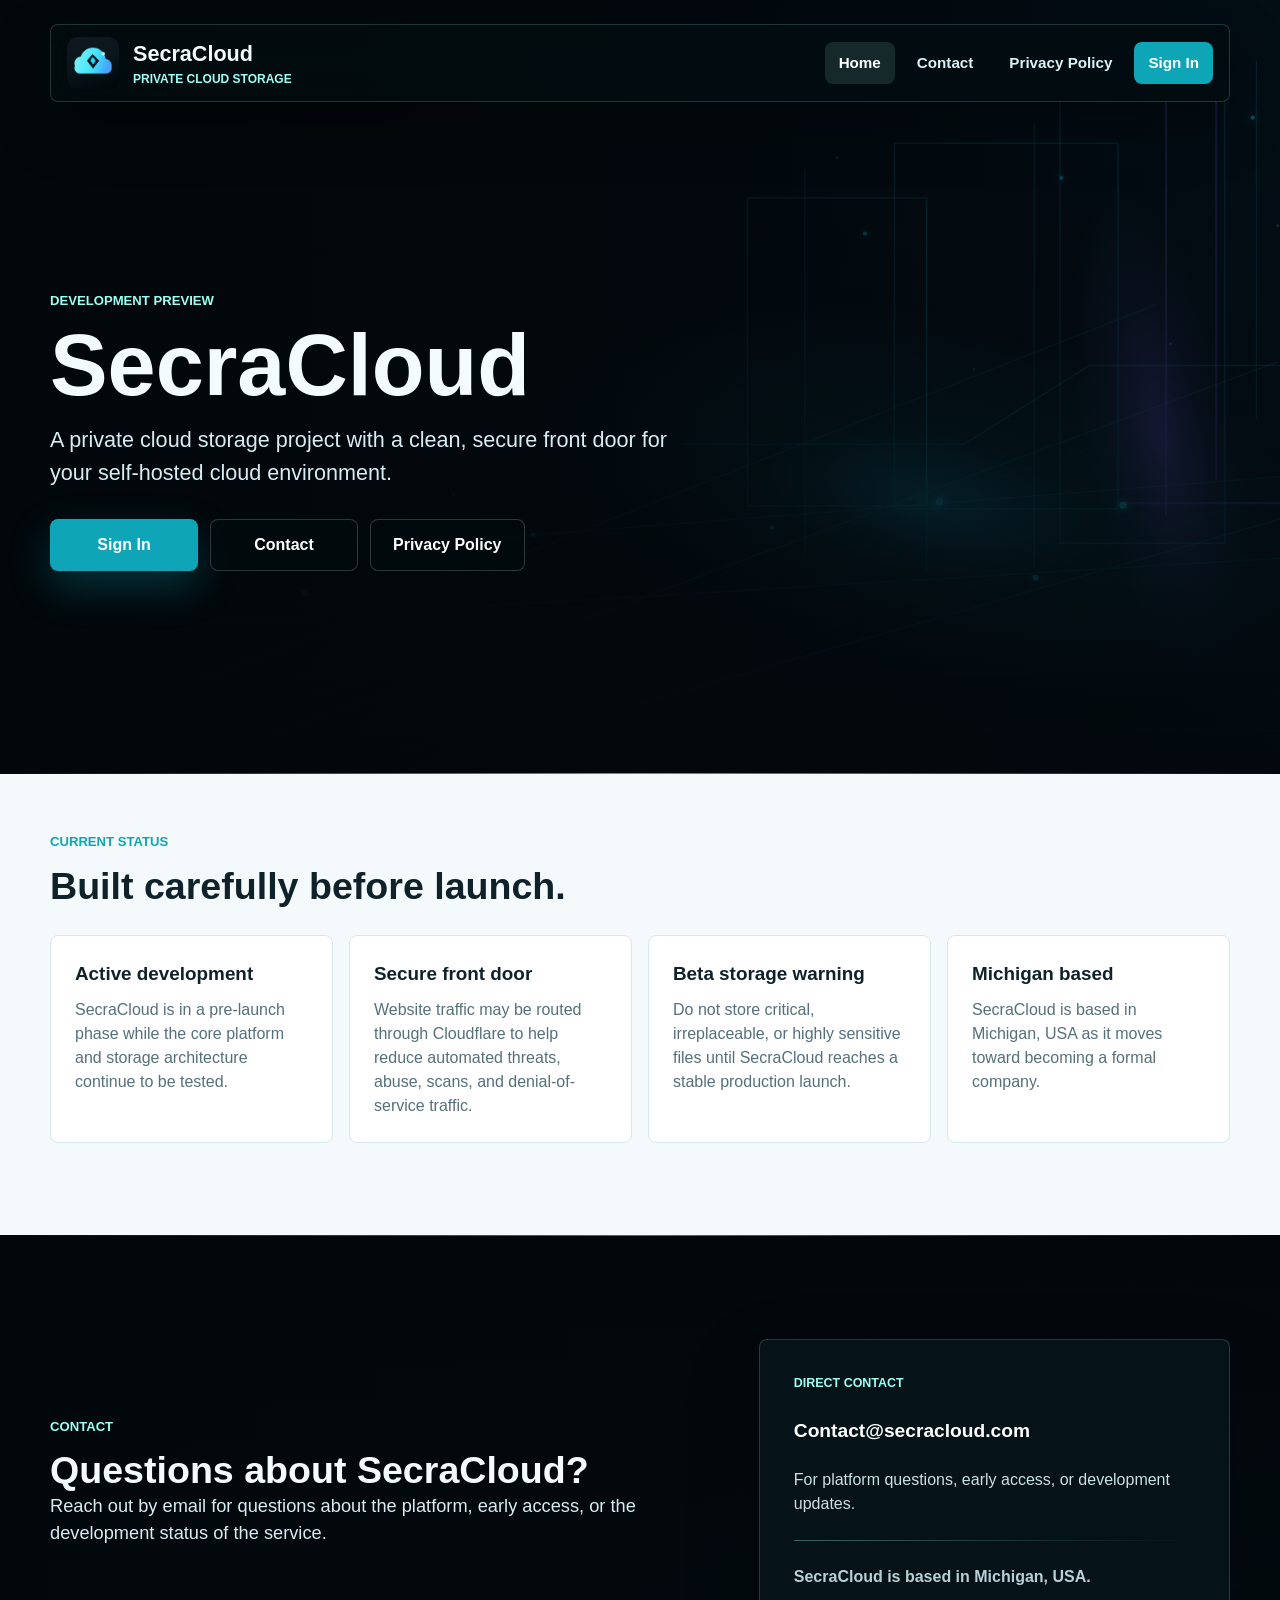
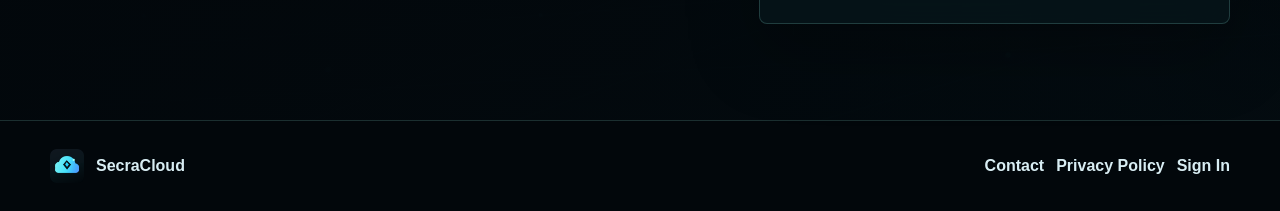
<file: index.html>
<!doctype html>
<html lang="en">
  <head>
    <meta charset="utf-8">
    <meta name="viewport" content="width=device-width, initial-scale=1">
    <title>SecraCloud</title>
    <meta
      name="description"
      content="SecraCloud is a private cloud storage project currently in active development."
    >
    <link rel="icon" href="assets/favicon.png" type="image/png">
    <link rel="alternate icon" href="assets/favicon.svg" type="image/svg+xml">
    <link rel="stylesheet" href="styles.css">
  </head>
  <body>
    <header class="site-header">
      <nav class="nav-shell" aria-label="Primary navigation">
        <a class="brand" href="index.html" aria-label="SecraCloud home">
          <img src="assets/favicon.png" alt="" width="52" height="52">
          <span>
            <span class="brand-name">SecraCloud</span>
            <span class="brand-tagline">Private cloud storage</span>
          </span>
        </a>
        <div class="nav-links">
          <a aria-current="page" href="index.html">Home</a>
          <a href="#contact">Contact</a>
          <a href="privacy.html">Privacy Policy</a>
          <a class="nav-action" href="https://cloud.secracloud.com">Sign In</a>
        </div>
      </nav>
    </header>

    <main>
      <section class="hero" aria-labelledby="home-title">
        <div class="hero-inner">
          <p class="eyebrow">Development preview</p>
          <h1 id="home-title">SecraCloud</h1>
          <p class="hero-copy">
            A private cloud storage project with a clean, secure front door for
            your self-hosted cloud environment.
          </p>
          <div class="hero-actions">
            <a class="button button-primary" href="https://cloud.secracloud.com">Sign In</a>
            <a class="button button-secondary" href="mailto:Gabrielconway@secracloud.com?subject=SecraCloud%20Inquiry">Contact</a>
            <a class="button button-secondary" href="privacy.html">Privacy Policy</a>
          </div>
        </div>
      </section>

      <section class="status-band" aria-labelledby="status-title">
        <div class="content-wrap">
          <div class="section-heading">
            <p class="eyebrow dark">Current status</p>
            <h2 id="status-title">Built carefully before launch.</h2>
          </div>
          <div class="signal-grid">
            <article class="signal-card">
              <h3>Active development</h3>
              <p>
                SecraCloud is in a pre-launch phase while the core platform and
                storage architecture continue to be tested.
              </p>
            </article>
            <article class="signal-card">
              <h3>Secure front door</h3>
              <p>
                Website traffic may be routed through Cloudflare to help reduce
                automated threats, abuse, scans, and denial-of-service traffic.
              </p>
            </article>
            <article class="signal-card">
              <h3>Beta storage warning</h3>
              <p>
                Do not store critical, irreplaceable, or highly sensitive files
                until SecraCloud reaches a stable production launch.
              </p>
            </article>
            <article class="signal-card">
              <h3>Michigan based</h3>
              <p>
                SecraCloud is based in Michigan, USA as it moves toward becoming
                a formal company.
              </p>
            </article>
          </div>
        </div>
      </section>

      <section class="contact-band" id="contact" aria-labelledby="contact-title">
        <div class="content-wrap contact-layout">
          <div class="section-heading">
            <p class="eyebrow">Contact</p>
            <h2 id="contact-title">Questions about SecraCloud?</h2>
            <p>
              Reach out by email for questions about the platform, early access,
              or the development status of the service.
            </p>
          </div>
          <div class="contact-panel">
            <p class="contact-label">Direct contact</p>
            <a class="contact-email" href="mailto:Contact@secracloud.com?subject=SecraCloud%20Inquiry">
              Contact@secracloud.com
            </a>
            <p class="contact-note">
              For platform questions, early access, or development updates.
            </p>
            <div class="contact-divider" aria-hidden="true"></div>
            <p class="contact-meta">SecraCloud is based in Michigan, USA.</p>
          </div>
        </div>
      </section>
    </main>

    <footer class="site-footer">
      <div class="footer-inner">
        <a class="footer-brand" href="index.html">
          <img src="assets/favicon.png" alt="" width="34" height="34">
          <span>SecraCloud</span>
        </a>
        <div class="footer-links">
          <a href="#contact">Contact</a>
          <a href="privacy.html">Privacy Policy</a>
          <a href="https://cloud.secracloud.com">Sign In</a>
        </div>
      </div>
    </footer>
  </body>
</html>
</file>
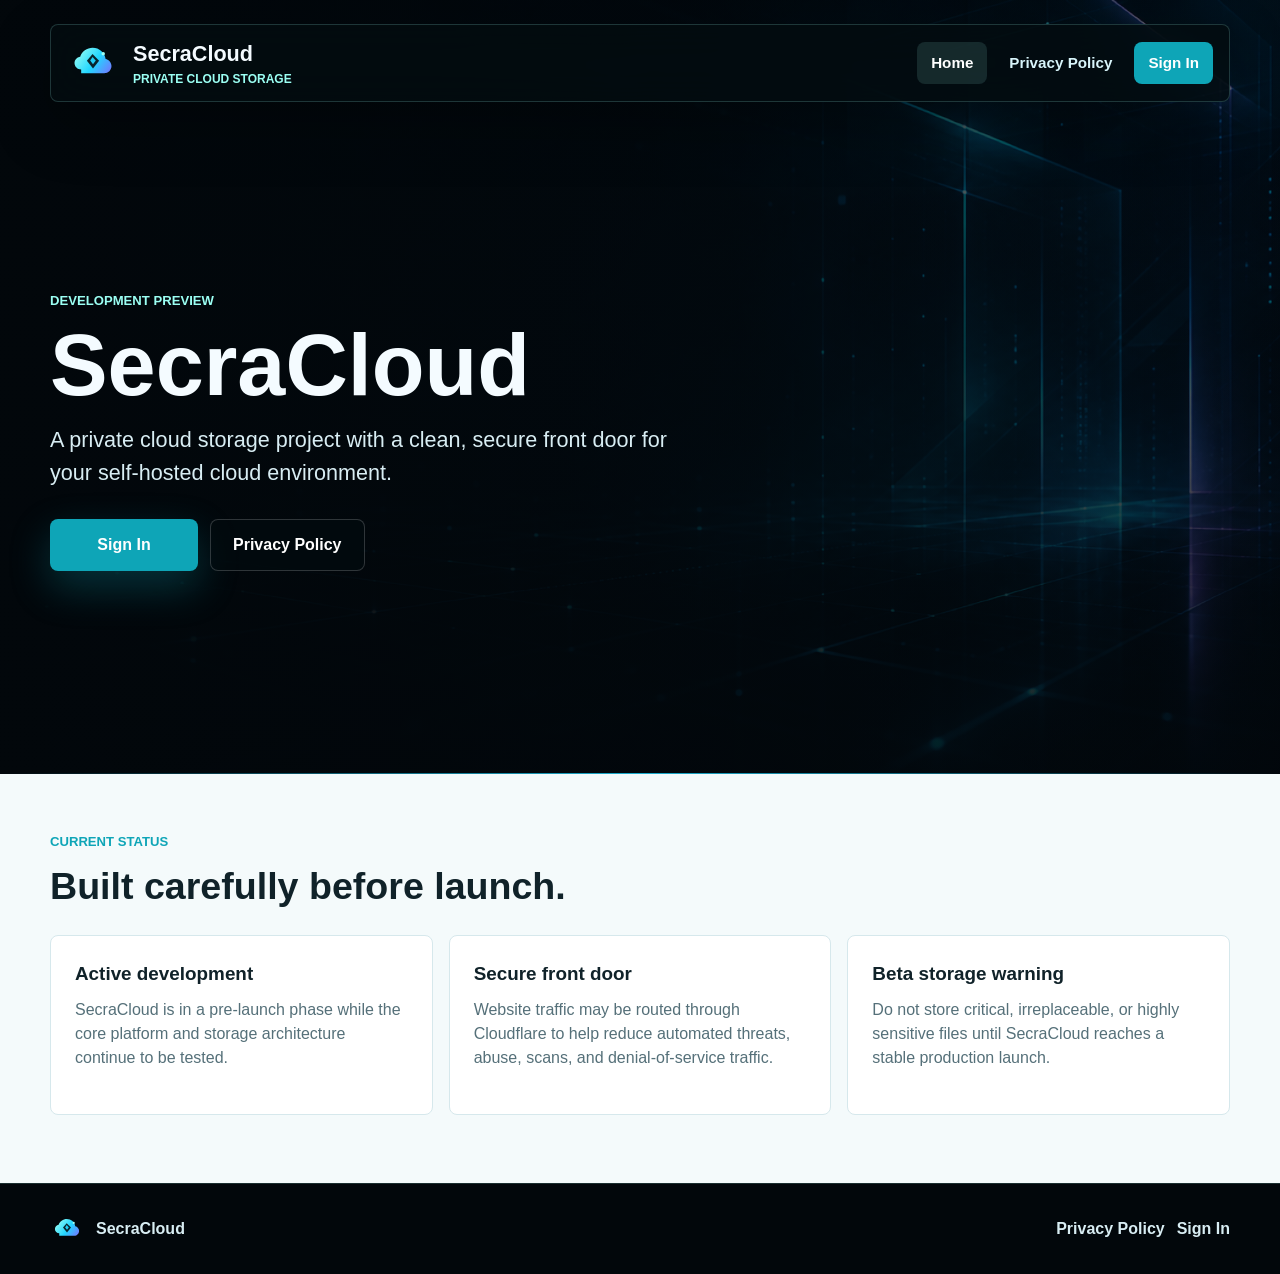
<file: secracloud-github-pages-site/index.html>
<!doctype html>
<html lang="en">
  <head>
    <meta charset="utf-8">
    <meta name="viewport" content="width=device-width, initial-scale=1">
    <title>SecraCloud</title>
    <meta
      name="description"
      content="SecraCloud is a private cloud storage project currently in active development."
    >
    <link rel="icon" href="assets/favicon.svg" type="image/svg+xml">
    <link rel="alternate icon" href="assets/favicon-32.png" type="image/png">
    <link rel="stylesheet" href="styles.css">
  </head>
  <body>
    <header class="site-header">
      <nav class="nav-shell" aria-label="Primary navigation">
        <a class="brand" href="index.html" aria-label="SecraCloud home">
          <img src="assets/secracloud-mark.svg" alt="" width="52" height="52">
          <span>
            <span class="brand-name">SecraCloud</span>
            <span class="brand-tagline">Private cloud storage</span>
          </span>
        </a>
        <div class="nav-links">
          <a aria-current="page" href="index.html">Home</a>
          <a href="privacy.html">Privacy Policy</a>
          <a class="nav-action" href="https://cloud.secracloud.com">Sign In</a>
        </div>
      </nav>
    </header>

    <main>
      <section class="hero" aria-labelledby="home-title">
        <div class="hero-inner">
          <p class="eyebrow">Development preview</p>
          <h1 id="home-title">SecraCloud</h1>
          <p class="hero-copy">
            A private cloud storage project with a clean, secure front door for
            your self-hosted cloud environment.
          </p>
          <div class="hero-actions">
            <a class="button button-primary" href="https://cloud.secracloud.com">Sign In</a>
            <a class="button button-secondary" href="privacy.html">Privacy Policy</a>
          </div>
        </div>
      </section>

      <section class="status-band" aria-labelledby="status-title">
        <div class="content-wrap">
          <div class="section-heading">
            <p class="eyebrow dark">Current status</p>
            <h2 id="status-title">Built carefully before launch.</h2>
          </div>
          <div class="signal-grid">
            <article class="signal-card">
              <h3>Active development</h3>
              <p>
                SecraCloud is in a pre-launch phase while the core platform and
                storage architecture continue to be tested.
              </p>
            </article>
            <article class="signal-card">
              <h3>Secure front door</h3>
              <p>
                Website traffic may be routed through Cloudflare to help reduce
                automated threats, abuse, scans, and denial-of-service traffic.
              </p>
            </article>
            <article class="signal-card">
              <h3>Beta storage warning</h3>
              <p>
                Do not store critical, irreplaceable, or highly sensitive files
                until SecraCloud reaches a stable production launch.
              </p>
            </article>
          </div>
        </div>
      </section>
    </main>

    <footer class="site-footer">
      <div class="footer-inner">
        <a class="footer-brand" href="index.html">
          <img src="assets/secracloud-mark.svg" alt="" width="34" height="34">
          <span>SecraCloud</span>
        </a>
        <div class="footer-links">
          <a href="privacy.html">Privacy Policy</a>
          <a href="https://cloud.secracloud.com">Sign In</a>
        </div>
      </div>
    </footer>
  </body>
</html>
</file>
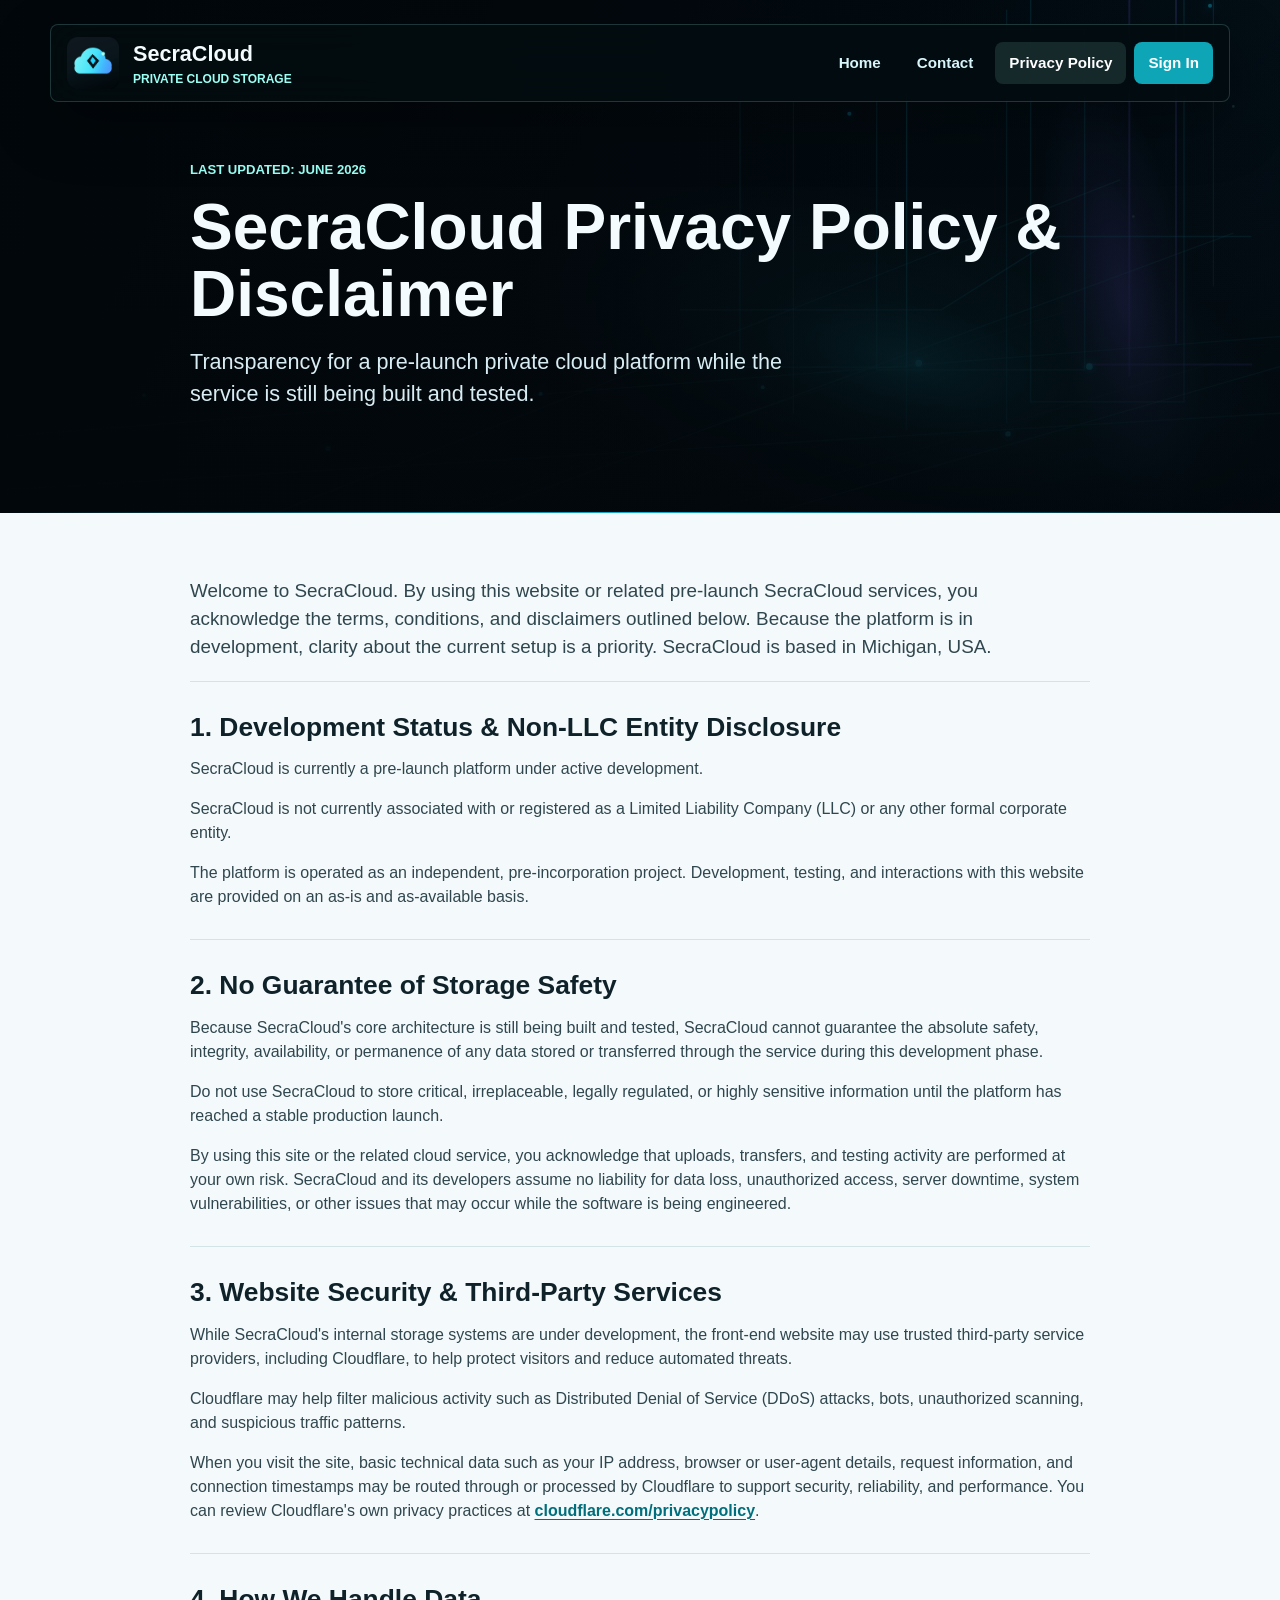
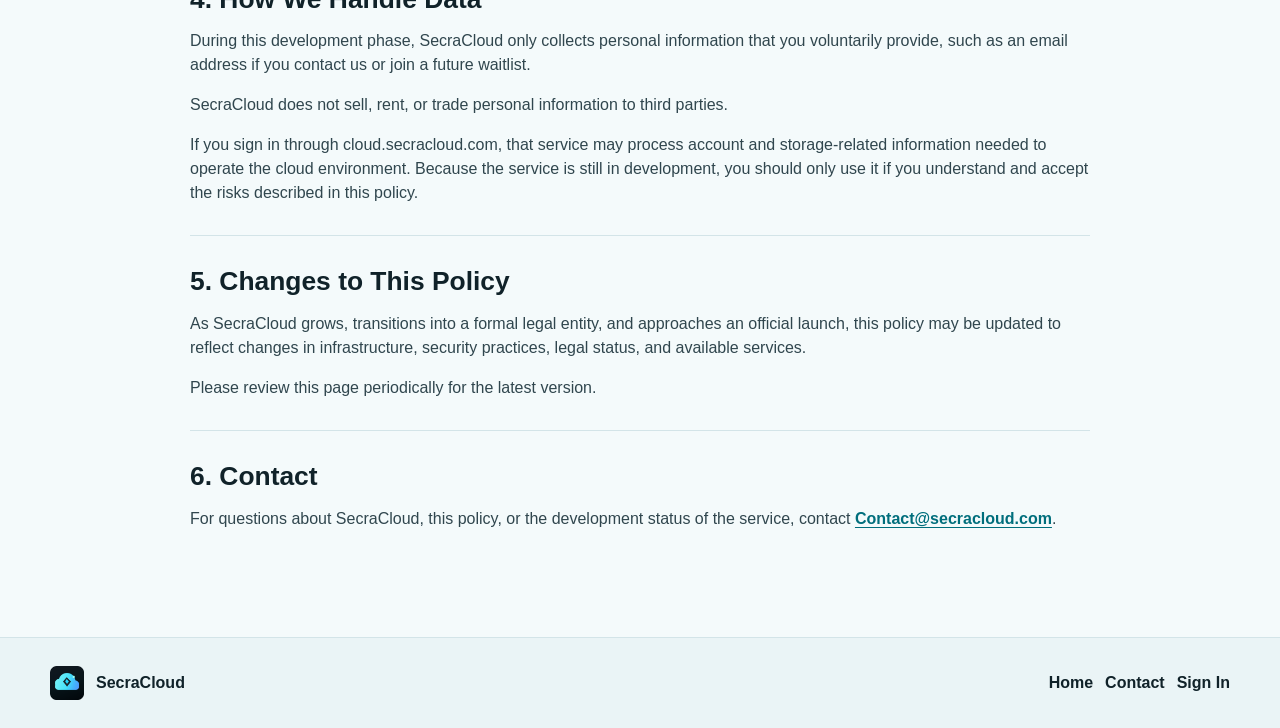
<file: privacy.html>
<!doctype html>
<html lang="en">
  <head>
    <meta charset="utf-8">
    <meta name="viewport" content="width=device-width, initial-scale=1">
    <title>Privacy Policy | SecraCloud</title>
    <meta
      name="description"
      content="SecraCloud privacy policy and development-phase disclaimer."
    >
    <link rel="icon" href="assets/favicon.png" type="image/png">
    <link rel="alternate icon" href="assets/favicon.svg" type="image/svg+xml">
    <link rel="stylesheet" href="styles.css">
  </head>
  <body class="policy-page">
    <header class="site-header">
      <nav class="nav-shell" aria-label="Primary navigation">
        <a class="brand" href="index.html" aria-label="SecraCloud home">
          <img src="assets/favicon.png" alt="" width="52" height="52">
          <span>
            <span class="brand-name">SecraCloud</span>
            <span class="brand-tagline">Private cloud storage</span>
          </span>
        </a>
        <div class="nav-links">
          <a href="index.html">Home</a>
          <a href="index.html#contact">Contact</a>
          <a aria-current="page" href="privacy.html">Privacy Policy</a>
          <a class="nav-action" href="https://cloud.secracloud.com">Sign In</a>
        </div>
      </nav>
    </header>

    <main>
      <section class="page-hero" aria-labelledby="policy-title">
        <div class="hero-inner compact">
          <p class="eyebrow">Last updated: June 2026</p>
          <h1 id="policy-title">SecraCloud Privacy Policy &amp; Disclaimer</h1>
          <p class="hero-copy">
            Transparency for a pre-launch private cloud platform while the
            service is still being built and tested.
          </p>
        </div>
      </section>

      <article class="policy-main">
        <div class="policy-content">
          <p class="policy-intro">
            Welcome to SecraCloud. By using this website or related pre-launch
            SecraCloud services, you acknowledge the terms, conditions, and
            disclaimers outlined below. Because the platform is in development,
            clarity about the current setup is a priority. SecraCloud is based
            in Michigan, USA.
          </p>

          <section class="policy-section">
            <h2>1. Development Status &amp; Non-LLC Entity Disclosure</h2>
            <p>
              SecraCloud is currently a pre-launch platform under active
              development.
            </p>
            <p>
              SecraCloud is not currently associated with or registered as a
              Limited Liability Company (LLC) or any other formal corporate
              entity.
            </p>
            <p>
              The platform is operated as an independent, pre-incorporation
              project. Development, testing, and interactions with this website
              are provided on an as-is and as-available basis.
            </p>
          </section>

          <section class="policy-section">
            <h2>2. No Guarantee of Storage Safety</h2>
            <p>
              Because SecraCloud's core architecture is still being built and
              tested, SecraCloud cannot guarantee the absolute safety, integrity,
              availability, or permanence of any data stored or transferred
              through the service during this development phase.
            </p>
            <p>
              Do not use SecraCloud to store critical, irreplaceable, legally
              regulated, or highly sensitive information until the platform has
              reached a stable production launch.
            </p>
            <p>
              By using this site or the related cloud service, you acknowledge
              that uploads, transfers, and testing activity are performed at your
              own risk. SecraCloud and its developers assume no liability for
              data loss, unauthorized access, server downtime, system
              vulnerabilities, or other issues that may occur while the software
              is being engineered.
            </p>
          </section>

          <section class="policy-section">
            <h2>3. Website Security &amp; Third-Party Services</h2>
            <p>
              While SecraCloud's internal storage systems are under development,
              the front-end website may use trusted third-party service
              providers, including Cloudflare, to help protect visitors and
              reduce automated threats.
            </p>
            <p>
              Cloudflare may help filter malicious activity such as Distributed
              Denial of Service (DDoS) attacks, bots, unauthorized scanning, and
              suspicious traffic patterns.
            </p>
            <p>
              When you visit the site, basic technical data such as your IP
              address, browser or user-agent details, request information, and
              connection timestamps may be routed through or processed by
              Cloudflare to support security, reliability, and performance. You
              can review Cloudflare's own privacy practices at
              <a href="https://www.cloudflare.com/privacypolicy/">cloudflare.com/privacypolicy</a>.
            </p>
          </section>

          <section class="policy-section">
            <h2>4. How We Handle Data</h2>
            <p>
              During this development phase, SecraCloud only collects personal
              information that you voluntarily provide, such as an email address
              if you contact us or join a future waitlist.
            </p>
            <p>
              SecraCloud does not sell, rent, or trade personal information to
              third parties.
            </p>
            <p>
              If you sign in through cloud.secracloud.com, that service may
              process account and storage-related information needed to operate
              the cloud environment. Because the service is still in development,
              you should only use it if you understand and accept the risks
              described in this policy.
            </p>
          </section>

          <section class="policy-section">
            <h2>5. Changes to This Policy</h2>
            <p>
              As SecraCloud grows, transitions into a formal legal entity, and
              approaches an official launch, this policy may be updated to
              reflect changes in infrastructure, security practices, legal
              status, and available services.
            </p>
            <p>
              Please review this page periodically for the latest version.
            </p>
          </section>

          <section class="policy-section">
            <h2>6. Contact</h2>
            <p>
              For questions about SecraCloud, this policy, or the development
              status of the service, contact
              <a href="mailto:Contact@secracloud.com?subject=SecraCloud%20Inquiry">Contact@secracloud.com</a>.
            </p>
          </section>
        </div>
      </article>
    </main>

    <footer class="site-footer light-footer">
      <div class="footer-inner">
        <a class="footer-brand" href="index.html">
          <img src="assets/favicon.png" alt="" width="34" height="34">
          <span>SecraCloud</span>
        </a>
        <div class="footer-links">
          <a href="index.html">Home</a>
          <a href="mailto:Contact@secracloud.com?subject=SecraCloud%20Inquiry">Contact</a>
          <a href="https://cloud.secracloud.com">Sign In</a>
        </div>
      </div>
    </footer>
  </body>
</html>
</file>
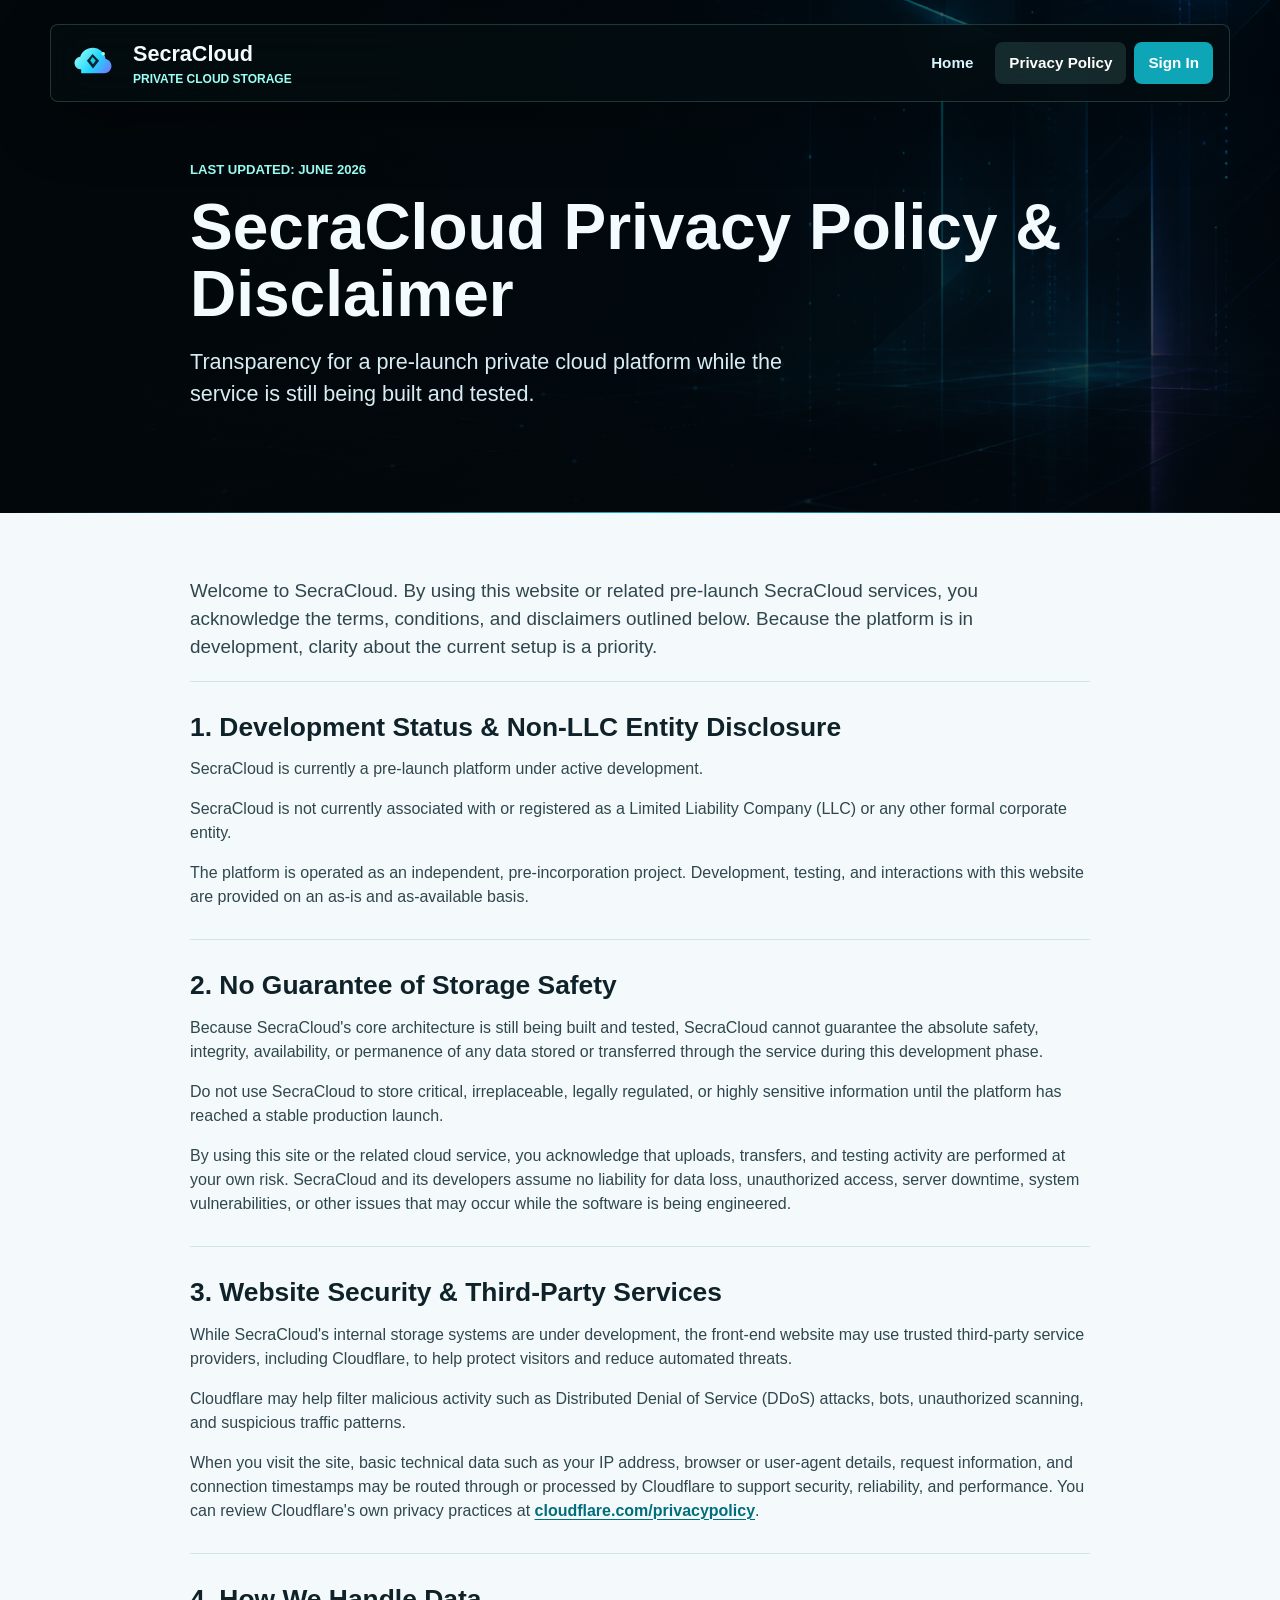
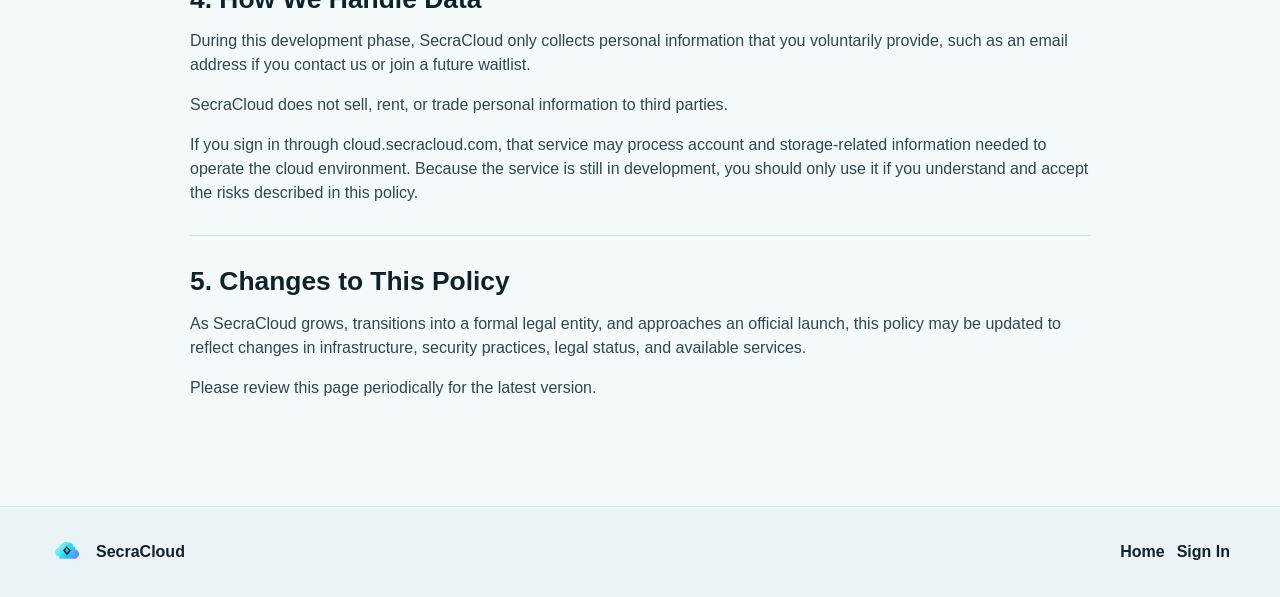
<file: secracloud-github-pages-site/privacy.html>
<!doctype html>
<html lang="en">
  <head>
    <meta charset="utf-8">
    <meta name="viewport" content="width=device-width, initial-scale=1">
    <title>Privacy Policy | SecraCloud</title>
    <meta
      name="description"
      content="SecraCloud privacy policy and development-phase disclaimer."
    >
    <link rel="icon" href="assets/favicon.svg" type="image/svg+xml">
    <link rel="alternate icon" href="assets/favicon-32.png" type="image/png">
    <link rel="stylesheet" href="styles.css">
  </head>
  <body class="policy-page">
    <header class="site-header">
      <nav class="nav-shell" aria-label="Primary navigation">
        <a class="brand" href="index.html" aria-label="SecraCloud home">
          <img src="assets/secracloud-mark.svg" alt="" width="52" height="52">
          <span>
            <span class="brand-name">SecraCloud</span>
            <span class="brand-tagline">Private cloud storage</span>
          </span>
        </a>
        <div class="nav-links">
          <a href="index.html">Home</a>
          <a aria-current="page" href="privacy.html">Privacy Policy</a>
          <a class="nav-action" href="https://cloud.secracloud.com">Sign In</a>
        </div>
      </nav>
    </header>

    <main>
      <section class="page-hero" aria-labelledby="policy-title">
        <div class="hero-inner compact">
          <p class="eyebrow">Last updated: June 2026</p>
          <h1 id="policy-title">SecraCloud Privacy Policy &amp; Disclaimer</h1>
          <p class="hero-copy">
            Transparency for a pre-launch private cloud platform while the
            service is still being built and tested.
          </p>
        </div>
      </section>

      <article class="policy-main">
        <div class="policy-content">
          <p class="policy-intro">
            Welcome to SecraCloud. By using this website or related pre-launch
            SecraCloud services, you acknowledge the terms, conditions, and
            disclaimers outlined below. Because the platform is in development,
            clarity about the current setup is a priority.
          </p>

          <section class="policy-section">
            <h2>1. Development Status &amp; Non-LLC Entity Disclosure</h2>
            <p>
              SecraCloud is currently a pre-launch platform under active
              development.
            </p>
            <p>
              SecraCloud is not currently associated with or registered as a
              Limited Liability Company (LLC) or any other formal corporate
              entity.
            </p>
            <p>
              The platform is operated as an independent, pre-incorporation
              project. Development, testing, and interactions with this website
              are provided on an as-is and as-available basis.
            </p>
          </section>

          <section class="policy-section">
            <h2>2. No Guarantee of Storage Safety</h2>
            <p>
              Because SecraCloud's core architecture is still being built and
              tested, SecraCloud cannot guarantee the absolute safety, integrity,
              availability, or permanence of any data stored or transferred
              through the service during this development phase.
            </p>
            <p>
              Do not use SecraCloud to store critical, irreplaceable, legally
              regulated, or highly sensitive information until the platform has
              reached a stable production launch.
            </p>
            <p>
              By using this site or the related cloud service, you acknowledge
              that uploads, transfers, and testing activity are performed at your
              own risk. SecraCloud and its developers assume no liability for
              data loss, unauthorized access, server downtime, system
              vulnerabilities, or other issues that may occur while the software
              is being engineered.
            </p>
          </section>

          <section class="policy-section">
            <h2>3. Website Security &amp; Third-Party Services</h2>
            <p>
              While SecraCloud's internal storage systems are under development,
              the front-end website may use trusted third-party service
              providers, including Cloudflare, to help protect visitors and
              reduce automated threats.
            </p>
            <p>
              Cloudflare may help filter malicious activity such as Distributed
              Denial of Service (DDoS) attacks, bots, unauthorized scanning, and
              suspicious traffic patterns.
            </p>
            <p>
              When you visit the site, basic technical data such as your IP
              address, browser or user-agent details, request information, and
              connection timestamps may be routed through or processed by
              Cloudflare to support security, reliability, and performance. You
              can review Cloudflare's own privacy practices at
              <a href="https://www.cloudflare.com/privacypolicy/">cloudflare.com/privacypolicy</a>.
            </p>
          </section>

          <section class="policy-section">
            <h2>4. How We Handle Data</h2>
            <p>
              During this development phase, SecraCloud only collects personal
              information that you voluntarily provide, such as an email address
              if you contact us or join a future waitlist.
            </p>
            <p>
              SecraCloud does not sell, rent, or trade personal information to
              third parties.
            </p>
            <p>
              If you sign in through cloud.secracloud.com, that service may
              process account and storage-related information needed to operate
              the cloud environment. Because the service is still in development,
              you should only use it if you understand and accept the risks
              described in this policy.
            </p>
          </section>

          <section class="policy-section">
            <h2>5. Changes to This Policy</h2>
            <p>
              As SecraCloud grows, transitions into a formal legal entity, and
              approaches an official launch, this policy may be updated to
              reflect changes in infrastructure, security practices, legal
              status, and available services.
            </p>
            <p>
              Please review this page periodically for the latest version.
            </p>
          </section>
        </div>
      </article>
    </main>

    <footer class="site-footer light-footer">
      <div class="footer-inner">
        <a class="footer-brand" href="index.html">
          <img src="assets/secracloud-mark.svg" alt="" width="34" height="34">
          <span>SecraCloud</span>
        </a>
        <div class="footer-links">
          <a href="index.html">Home</a>
          <a href="https://cloud.secracloud.com">Sign In</a>
        </div>
      </div>
    </footer>
  </body>
</html>
</file>
<file: styles.css>
:root {
  color-scheme: dark;
  --night: #02070b;
  --panel: #07151a;
  --panel-soft: #0b2028;
  --text: #f4fbff;
  --muted: #b9d0d8;
  --line: rgba(155, 255, 243, 0.18);
  --cyan: #22d6ff;
  --aqua: #9bfff3;
  --teal: #0ea5b7;
  --violet: #7b6dff;
  --paper: #f4fafb;
  --paper-ink: #102229;
  --paper-muted: #557079;
}

* {
  box-sizing: border-box;
}

html {
  min-width: 320px;
  scroll-behavior: smooth;
}

body {
  margin: 0;
  background: var(--night);
  color: var(--text);
  font-family: Inter, "Avenir Next", Helvetica, Arial, sans-serif;
  line-height: 1.5;
  letter-spacing: 0;
}

a {
  color: inherit;
  text-decoration: none;
}

img {
  display: block;
  max-width: 100%;
}

.site-header {
  position: fixed;
  top: 0;
  left: 0;
  z-index: 10;
  width: 100%;
  padding: 24px;
}

.nav-shell {
  display: flex;
  align-items: center;
  justify-content: space-between;
  width: min(100%, 1180px);
  min-height: 78px;
  margin: 0 auto;
  padding: 12px 16px;
  border: 1px solid var(--line);
  border-radius: 8px;
  background: rgba(3, 12, 16, 0.84);
  box-shadow: 0 22px 60px rgba(0, 0, 0, 0.28);
  backdrop-filter: blur(18px);
}

.brand {
  display: inline-flex;
  align-items: center;
  min-width: 0;
  gap: 14px;
}

.brand img {
  width: 52px;
  height: 52px;
  flex: 0 0 52px;
}

.brand-name,
.brand-tagline {
  display: block;
}

.brand-name {
  color: var(--text);
  font-size: 1.35rem;
  font-weight: 800;
}

.brand-tagline {
  color: var(--aqua);
  font-size: 0.75rem;
  font-weight: 700;
  text-transform: uppercase;
}

.nav-links {
  display: flex;
  align-items: center;
  justify-content: flex-end;
  gap: 8px;
}

.nav-links a {
  display: inline-flex;
  align-items: center;
  justify-content: center;
  min-height: 42px;
  padding: 0 14px;
  border-radius: 8px;
  color: #d8f5fb;
  font-size: 0.95rem;
  font-weight: 700;
  white-space: nowrap;
}

.nav-links a:hover,
.nav-links a:focus-visible,
.nav-links a[aria-current="page"] {
  background: rgba(155, 255, 243, 0.12);
  color: #ffffff;
  outline: none;
}

.nav-links .nav-action {
  background: var(--teal);
  color: #ffffff;
}

.nav-links .nav-action:hover,
.nav-links .nav-action:focus-visible {
  background: #13b7ca;
}

.hero,
.page-hero {
  position: relative;
  min-height: 86svh;
  padding: 160px 24px 72px;
  display: flex;
  align-items: center;
  overflow: hidden;
  background:
    linear-gradient(90deg, rgba(2, 7, 11, 0.94), rgba(2, 7, 11, 0.66) 44%, rgba(2, 7, 11, 0.2)),
    linear-gradient(180deg, rgba(2, 7, 11, 0.3), rgba(2, 7, 11, 0.82)),
    url("assets/secracloud-background.svg") center / cover no-repeat;
}

.page-hero {
  min-height: 56svh;
}

.hero::after,
.page-hero::after {
  content: "";
  position: absolute;
  inset: auto 0 0;
  height: 1px;
  background: linear-gradient(90deg, transparent, rgba(34, 214, 255, 0.8), transparent);
}

.hero-inner {
  position: relative;
  z-index: 1;
  width: min(100%, 1180px);
  margin: 0 auto;
}

.hero-inner.compact {
  max-width: 900px;
}

.eyebrow {
  margin: 0 0 14px;
  color: var(--aqua);
  font-size: 0.82rem;
  font-weight: 800;
  text-transform: uppercase;
}

.eyebrow.dark {
  color: var(--teal);
}

h1,
h2,
h3,
p {
  margin-top: 0;
}

h1 {
  max-width: 760px;
  margin-bottom: 18px;
  font-size: 5.4rem;
  line-height: 0.95;
  font-weight: 850;
}

.page-hero h1 {
  max-width: 920px;
  color: var(--text);
  font-size: 4rem;
  line-height: 1.05;
}

.hero-copy {
  max-width: 640px;
  margin-bottom: 30px;
  color: #d8edf3;
  font-size: 1.35rem;
}

.hero-actions {
  display: flex;
  flex-wrap: wrap;
  gap: 12px;
}

.button {
  display: inline-flex;
  align-items: center;
  justify-content: center;
  min-height: 52px;
  min-width: 148px;
  padding: 0 22px;
  border: 1px solid rgba(255, 255, 255, 0.18);
  border-radius: 8px;
  font-weight: 800;
}

.button-primary {
  border-color: transparent;
  background: var(--teal);
  color: #ffffff;
  box-shadow: 0 16px 40px rgba(14, 165, 183, 0.28);
}

.button-primary:hover,
.button-primary:focus-visible {
  background: #13b7ca;
  outline: none;
}

.button-secondary {
  background: rgba(3, 12, 16, 0.54);
  color: #ffffff;
}

.button-secondary:hover,
.button-secondary:focus-visible {
  border-color: rgba(155, 255, 243, 0.42);
  background: rgba(155, 255, 243, 0.12);
  outline: none;
}

.status-band {
  background: var(--paper);
  color: var(--paper-ink);
  padding: 58px 24px 92px;
}

.content-wrap,
.footer-inner {
  width: min(100%, 1180px);
  margin: 0 auto;
}

.section-heading {
  max-width: 700px;
  margin-bottom: 28px;
}

.section-heading h2 {
  margin-bottom: 0;
  font-size: 2.35rem;
  line-height: 1.1;
}

.signal-grid {
  display: grid;
  grid-template-columns: repeat(4, minmax(0, 1fr));
  gap: 16px;
}

.signal-card {
  min-height: 180px;
  padding: 24px;
  border: 1px solid #d6e8ec;
  border-radius: 8px;
  background: #ffffff;
}

.signal-card h3 {
  margin-bottom: 10px;
  font-size: 1.18rem;
}

.signal-card p {
  margin-bottom: 0;
  color: var(--paper-muted);
}

.contact-band {
  position: relative;
  padding: 104px 24px 96px;
  background:
    linear-gradient(90deg, rgba(2, 7, 11, 0.96), rgba(2, 7, 11, 0.84) 52%, rgba(2, 7, 11, 0.7)),
    linear-gradient(180deg, rgba(2, 7, 11, 1), rgba(7, 21, 26, 0.88)),
    url("assets/secracloud-background.svg") center / cover no-repeat;
  color: var(--text);
}

.contact-band::before {
  content: "";
  position: absolute;
  inset: 0 0 auto;
  height: 1px;
  background: linear-gradient(90deg, transparent, rgba(155, 255, 243, 0.42), transparent);
}

.contact-layout {
  display: grid;
  grid-template-columns: minmax(0, 1fr) minmax(340px, 0.74fr);
  gap: 72px;
  align-items: center;
}

.contact-layout .section-heading {
  margin-bottom: 0;
}

.contact-layout .section-heading p:not(.eyebrow) {
  max-width: 620px;
  margin-bottom: 0;
  color: #d8edf3;
  font-size: 1.14rem;
}

.contact-panel {
  padding: 34px;
  border: 1px solid var(--line);
  border-radius: 8px;
  background: rgba(7, 21, 26, 0.82);
  box-shadow: 0 28px 70px rgba(0, 0, 0, 0.28);
  backdrop-filter: blur(16px);
}

.contact-label {
  margin-bottom: 12px;
  color: var(--aqua);
  font-size: 0.78rem;
  font-weight: 800;
  text-transform: uppercase;
}

.contact-email {
  display: inline-block;
  padding: 12px 0;
  color: #ffffff;
  font-size: 1.2rem;
  font-weight: 800;
  overflow-wrap: anywhere;
}

.contact-email:hover,
.contact-email:focus-visible {
  color: var(--aqua);
  outline: none;
}

.contact-meta {
  margin: 0;
  color: var(--muted);
  font-weight: 700;
}

.contact-note {
  margin: 10px 0 0;
  color: #cbe0e7;
}

.contact-divider {
  width: 100%;
  height: 1px;
  margin: 24px 0;
  background: linear-gradient(90deg, rgba(155, 255, 243, 0.34), transparent);
}

.policy-page {
  background: var(--paper);
  color: var(--paper-ink);
}

.policy-main {
  padding: 64px 24px 76px;
}

.policy-content {
  width: min(100%, 900px);
  margin: 0 auto;
}

.policy-intro {
  color: #30464e;
  font-size: 1.18rem;
}

.policy-section {
  padding: 30px 0;
  border-top: 1px solid #d3e4e8;
}

.policy-section h2 {
  margin-bottom: 14px;
  font-size: 1.65rem;
  line-height: 1.2;
}

.policy-section p {
  color: #30464e;
}

.policy-section p:last-child {
  margin-bottom: 0;
}

.policy-section a {
  color: #006e7c;
  font-weight: 800;
  text-decoration: underline;
  text-decoration-thickness: 1px;
  text-underline-offset: 3px;
}

.site-footer {
  background: #02070b;
  color: #d8edf3;
  padding: 28px 24px;
  border-top: 1px solid rgba(155, 255, 243, 0.16);
}

.light-footer {
  background: #eaf4f6;
  color: var(--paper-ink);
  border-top: 1px solid #d3e4e8;
}

.footer-inner {
  display: flex;
  align-items: center;
  justify-content: space-between;
  gap: 18px;
}

.footer-brand,
.footer-links {
  display: flex;
  align-items: center;
  gap: 12px;
}

.footer-brand {
  font-weight: 800;
}

.footer-links a {
  color: inherit;
  font-weight: 700;
}

.footer-links a:hover,
.footer-links a:focus-visible {
  color: var(--teal);
  outline: none;
}

.not-found .hero {
  min-height: 100svh;
}

@media (max-width: 820px) {
  .site-header {
    padding: 14px;
  }

  .nav-shell {
    align-items: flex-start;
    flex-direction: column;
    gap: 12px;
    padding: 12px;
  }

  .nav-links {
    width: 100%;
    justify-content: flex-start;
    overflow-x: auto;
    padding-bottom: 2px;
  }

  .hero,
  .page-hero {
    min-height: 84svh;
    padding: 190px 18px 54px;
  }

  .page-hero {
    min-height: 62svh;
  }

  h1,
  .page-hero h1 {
    font-size: 3.05rem;
    line-height: 1;
  }

  .hero-copy {
    font-size: 1.08rem;
  }

  .status-band,
  .policy-main {
    padding-right: 18px;
    padding-left: 18px;
  }

  .signal-grid {
    grid-template-columns: repeat(2, minmax(0, 1fr));
  }

  .contact-band {
    padding-top: 76px;
    padding-bottom: 78px;
    padding-right: 18px;
    padding-left: 18px;
  }

  .contact-layout {
    grid-template-columns: 1fr;
    gap: 28px;
  }

  .section-heading h2 {
    font-size: 2rem;
  }

  .footer-inner {
    align-items: flex-start;
    flex-direction: column;
  }
}

@media (max-width: 460px) {
  .brand img {
    width: 46px;
    height: 46px;
    flex-basis: 46px;
  }

  .brand-name {
    font-size: 1.12rem;
  }

  .brand-tagline {
    font-size: 0.68rem;
  }

  .nav-links a {
    min-height: 38px;
    padding: 0 10px;
    font-size: 0.86rem;
  }

  h1,
  .page-hero h1 {
    font-size: 2.45rem;
  }

  .button {
    width: 100%;
  }

  .signal-grid {
    grid-template-columns: 1fr;
  }

  .contact-panel {
    padding: 26px;
  }

  .contact-email {
    font-size: 1rem;
  }
}
</file>
<file: secracloud-github-pages-site/styles.css>
:root {
  color-scheme: dark;
  --night: #02070b;
  --panel: #07151a;
  --panel-soft: #0b2028;
  --text: #f4fbff;
  --muted: #b9d0d8;
  --line: rgba(155, 255, 243, 0.18);
  --cyan: #22d6ff;
  --aqua: #9bfff3;
  --teal: #0ea5b7;
  --violet: #7b6dff;
  --paper: #f4fafb;
  --paper-ink: #102229;
  --paper-muted: #557079;
}

* {
  box-sizing: border-box;
}

html {
  min-width: 320px;
  scroll-behavior: smooth;
}

body {
  margin: 0;
  background: var(--night);
  color: var(--text);
  font-family: Inter, "Avenir Next", Helvetica, Arial, sans-serif;
  line-height: 1.5;
  letter-spacing: 0;
}

a {
  color: inherit;
  text-decoration: none;
}

img {
  display: block;
  max-width: 100%;
}

.site-header {
  position: fixed;
  top: 0;
  left: 0;
  z-index: 10;
  width: 100%;
  padding: 24px;
}

.nav-shell {
  display: flex;
  align-items: center;
  justify-content: space-between;
  width: min(100%, 1180px);
  min-height: 78px;
  margin: 0 auto;
  padding: 12px 16px;
  border: 1px solid var(--line);
  border-radius: 8px;
  background: rgba(3, 12, 16, 0.84);
  box-shadow: 0 22px 60px rgba(0, 0, 0, 0.28);
  backdrop-filter: blur(18px);
}

.brand {
  display: inline-flex;
  align-items: center;
  min-width: 0;
  gap: 14px;
}

.brand img {
  width: 52px;
  height: 52px;
  flex: 0 0 52px;
}

.brand-name,
.brand-tagline {
  display: block;
}

.brand-name {
  color: var(--text);
  font-size: 1.35rem;
  font-weight: 800;
}

.brand-tagline {
  color: var(--aqua);
  font-size: 0.75rem;
  font-weight: 700;
  text-transform: uppercase;
}

.nav-links {
  display: flex;
  align-items: center;
  justify-content: flex-end;
  gap: 8px;
}

.nav-links a {
  display: inline-flex;
  align-items: center;
  justify-content: center;
  min-height: 42px;
  padding: 0 14px;
  border-radius: 8px;
  color: #d8f5fb;
  font-size: 0.95rem;
  font-weight: 700;
  white-space: nowrap;
}

.nav-links a:hover,
.nav-links a:focus-visible,
.nav-links a[aria-current="page"] {
  background: rgba(155, 255, 243, 0.12);
  color: #ffffff;
  outline: none;
}

.nav-links .nav-action {
  background: var(--teal);
  color: #ffffff;
}

.nav-links .nav-action:hover,
.nav-links .nav-action:focus-visible {
  background: #13b7ca;
}

.hero,
.page-hero {
  position: relative;
  min-height: 86svh;
  padding: 160px 24px 72px;
  display: flex;
  align-items: center;
  overflow: hidden;
  background:
    linear-gradient(90deg, rgba(2, 7, 11, 0.94), rgba(2, 7, 11, 0.66) 44%, rgba(2, 7, 11, 0.2)),
    linear-gradient(180deg, rgba(2, 7, 11, 0.3), rgba(2, 7, 11, 0.82)),
    url("assets/secracloud-background.png") center / cover no-repeat;
}

.page-hero {
  min-height: 56svh;
}

.hero::after,
.page-hero::after {
  content: "";
  position: absolute;
  inset: auto 0 0;
  height: 1px;
  background: linear-gradient(90deg, transparent, rgba(34, 214, 255, 0.8), transparent);
}

.hero-inner {
  position: relative;
  z-index: 1;
  width: min(100%, 1180px);
  margin: 0 auto;
}

.hero-inner.compact {
  max-width: 900px;
}

.eyebrow {
  margin: 0 0 14px;
  color: var(--aqua);
  font-size: 0.82rem;
  font-weight: 800;
  text-transform: uppercase;
}

.eyebrow.dark {
  color: var(--teal);
}

h1,
h2,
h3,
p {
  margin-top: 0;
}

h1 {
  max-width: 760px;
  margin-bottom: 18px;
  font-size: 5.4rem;
  line-height: 0.95;
  font-weight: 850;
}

.page-hero h1 {
  max-width: 920px;
  color: var(--text);
  font-size: 4rem;
  line-height: 1.05;
}

.hero-copy {
  max-width: 640px;
  margin-bottom: 30px;
  color: #d8edf3;
  font-size: 1.35rem;
}

.hero-actions {
  display: flex;
  flex-wrap: wrap;
  gap: 12px;
}

.button {
  display: inline-flex;
  align-items: center;
  justify-content: center;
  min-height: 52px;
  min-width: 148px;
  padding: 0 22px;
  border: 1px solid rgba(255, 255, 255, 0.18);
  border-radius: 8px;
  font-weight: 800;
}

.button-primary {
  border-color: transparent;
  background: var(--teal);
  color: #ffffff;
  box-shadow: 0 16px 40px rgba(14, 165, 183, 0.28);
}

.button-primary:hover,
.button-primary:focus-visible {
  background: #13b7ca;
  outline: none;
}

.button-secondary {
  background: rgba(3, 12, 16, 0.54);
  color: #ffffff;
}

.button-secondary:hover,
.button-secondary:focus-visible {
  border-color: rgba(155, 255, 243, 0.42);
  background: rgba(155, 255, 243, 0.12);
  outline: none;
}

.status-band {
  background: var(--paper);
  color: var(--paper-ink);
  padding: 58px 24px 68px;
}

.content-wrap,
.footer-inner {
  width: min(100%, 1180px);
  margin: 0 auto;
}

.section-heading {
  max-width: 700px;
  margin-bottom: 28px;
}

.section-heading h2 {
  margin-bottom: 0;
  font-size: 2.35rem;
  line-height: 1.1;
}

.signal-grid {
  display: grid;
  grid-template-columns: repeat(3, minmax(0, 1fr));
  gap: 16px;
}

.signal-card {
  min-height: 180px;
  padding: 24px;
  border: 1px solid #d6e8ec;
  border-radius: 8px;
  background: #ffffff;
}

.signal-card h3 {
  margin-bottom: 10px;
  font-size: 1.18rem;
}

.signal-card p {
  margin-bottom: 0;
  color: var(--paper-muted);
}

.policy-page {
  background: var(--paper);
  color: var(--paper-ink);
}

.policy-main {
  padding: 64px 24px 76px;
}

.policy-content {
  width: min(100%, 900px);
  margin: 0 auto;
}

.policy-intro {
  color: #30464e;
  font-size: 1.18rem;
}

.policy-section {
  padding: 30px 0;
  border-top: 1px solid #d3e4e8;
}

.policy-section h2 {
  margin-bottom: 14px;
  font-size: 1.65rem;
  line-height: 1.2;
}

.policy-section p {
  color: #30464e;
}

.policy-section p:last-child {
  margin-bottom: 0;
}

.policy-section a {
  color: #006e7c;
  font-weight: 800;
  text-decoration: underline;
  text-decoration-thickness: 1px;
  text-underline-offset: 3px;
}

.site-footer {
  background: #02070b;
  color: #d8edf3;
  padding: 28px 24px;
  border-top: 1px solid rgba(155, 255, 243, 0.16);
}

.light-footer {
  background: #eaf4f6;
  color: var(--paper-ink);
  border-top: 1px solid #d3e4e8;
}

.footer-inner {
  display: flex;
  align-items: center;
  justify-content: space-between;
  gap: 18px;
}

.footer-brand,
.footer-links {
  display: flex;
  align-items: center;
  gap: 12px;
}

.footer-brand {
  font-weight: 800;
}

.footer-links a {
  color: inherit;
  font-weight: 700;
}

.footer-links a:hover,
.footer-links a:focus-visible {
  color: var(--teal);
  outline: none;
}

.not-found .hero {
  min-height: 100svh;
}

@media (max-width: 820px) {
  .site-header {
    padding: 14px;
  }

  .nav-shell {
    align-items: flex-start;
    flex-direction: column;
    gap: 12px;
    padding: 12px;
  }

  .nav-links {
    width: 100%;
    justify-content: flex-start;
    overflow-x: auto;
    padding-bottom: 2px;
  }

  .hero,
  .page-hero {
    min-height: 84svh;
    padding: 190px 18px 54px;
  }

  .page-hero {
    min-height: 62svh;
  }

  h1,
  .page-hero h1 {
    font-size: 3.05rem;
    line-height: 1;
  }

  .hero-copy {
    font-size: 1.08rem;
  }

  .status-band,
  .policy-main {
    padding-right: 18px;
    padding-left: 18px;
  }

  .signal-grid {
    grid-template-columns: 1fr;
  }

  .section-heading h2 {
    font-size: 2rem;
  }

  .footer-inner {
    align-items: flex-start;
    flex-direction: column;
  }
}

@media (max-width: 460px) {
  .brand img {
    width: 46px;
    height: 46px;
    flex-basis: 46px;
  }

  .brand-name {
    font-size: 1.12rem;
  }

  .brand-tagline {
    font-size: 0.68rem;
  }

  .nav-links a {
    min-height: 38px;
    padding: 0 10px;
    font-size: 0.86rem;
  }

  h1,
  .page-hero h1 {
    font-size: 2.45rem;
  }

  .button {
    width: 100%;
  }
}
</file>
